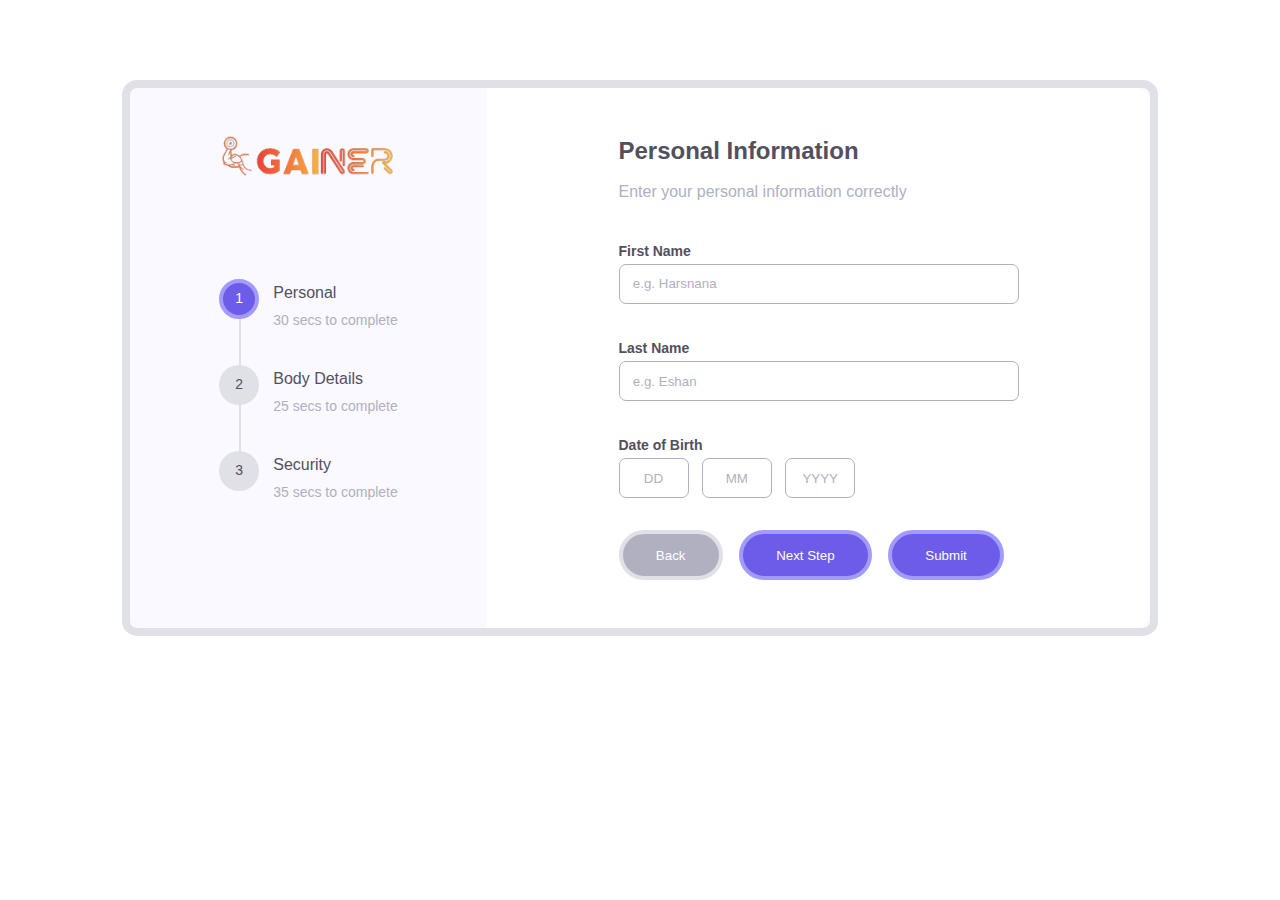
<file: Registation-forms/multi-steps-registration-form/index.html>
<!DOCTYPE html>
<html lang="en">
<head>
    <meta charset="UTF-8">
    <meta name="viewport" content="width=device-width, initial-scale=1.0">
    <title>Multiple Steps Registration Form</title>

    <link rel="stylesheet" href="style.css">
</head>
<body>

    <div id="page" class="site">
        <div class="container">
            <div class="form-box">
               <div class="progress">
                    <div class="logo"><img src="logo.png" alt=""></div>
                    <ul class="progress-steps">
                        <li class="step active">
                            <span class="stage-num"><a href=".form-one">1</a></span>
                            <p>Personal<br/><span>30 secs to complete</span></p>
                        </li>
                        <li class="step">
                            <span class="stage-num">2</span>
                            <p>Body Details<br/><span>25 secs to complete</span></p>
                        </li>
                        <li class="step">
                            <span class="stage-num">3</span>
                            <p>Security<br/><span>35 secs to complete</span></p>
                        </li>
                    </ul>
               </div>

                <form action="">
                    <div class="form-one form-step active">
                        <h2>Personal Information</h2>
                        <p>Enter your personal information correctly</p>
                        <div>
                            <label>First Name</label>
                            <input type="text" placeholder='e.g. Harsnana'/>
                        </div>
                        <div>
                            <label>Last Name</label>
                            <input type="text" placeholder='e.g. Eshan'/>
                        </div>
                        <div class="birth">
                            <label>Date of Birth</label>
                            <div class="grouping">
                                <input type="text" placeholder='DD'/>
                                <input type="text" placeholder='MM'/>
                                <input type="text" placeholder='YYYY' id="year" oninput="updateEndYear(this.value)"/>
                            </div>
                        </div>
                    </div>


                    <div class="form-two form-step">
                        <h2>Body Details </h2>
                        <p>Enter your body details correctly</p>

                        <div class="wh">
                            <div class="wh grouping">
                                <div class="left">
                                    <div class="lbl-w"><label>Age</label></div>
                                    <div class="">
                                        <input type="text" id="age" readonly/>
                                        <label class="imp">Years</label>
                                    </div>
                                </div>
                            </div>
                        </div>

                        <div class="wh">
                            <div class="wh grouping">
                                <div class="left">
                                    <div class="lbl-w"><label>Weight</label></div>
                                    <div class="">
                                        <input type="text"/>
                                        <label class="imp">Kg</label>
                                    </div>
                                </div>
                                <div class="right">
                                    <div class="lbl-h"><label>Height</label></div>
                                    <div class="">
                                        <input type="text"/>
                                        <label class="imp">Meters</label>
                                    </div>
                                </div>
                            </div>
                        </div>
                    </div>


                    <div class="form-three form-step">
                        <h2>Security</h2>
                        <div>
                            <label>Email</label>
                            <input type="email" placeholder='example@gainer.com' />
                        </div>
                        <div>
                            <label>User Name</label>
                            <input type="text" placeholder='username' />
                        </div>
                        <div>
                            <label>Password</label>
                            <input type="password" placeholder='Password' />
                        </div>
                        <div>
                            <label>Confirm Password</label>
                            <input type="text" placeholder='Confirm Password' />
                        </div>
                        <div class="checkbox">
                            <input type="checkbox" />
                            <label>Receive our news letter and special offers</label>
                        </div>
                    </div>
                    <div class="btn-group">
                        <button class="btn-prev btnAll" type='button' disabled>Back</button>
                        <button class="btn-next btnAll" type='button' >Next Step</button>
                        <button class="btn-submit btnAll" type='button'>Submit</button>
                    </div>
                </form>
            </div>
        </div>
    </div>
    


    <script src="script.js"></script>
    <script type="module" src="script.js"></script>
</body>
</html>
</file>
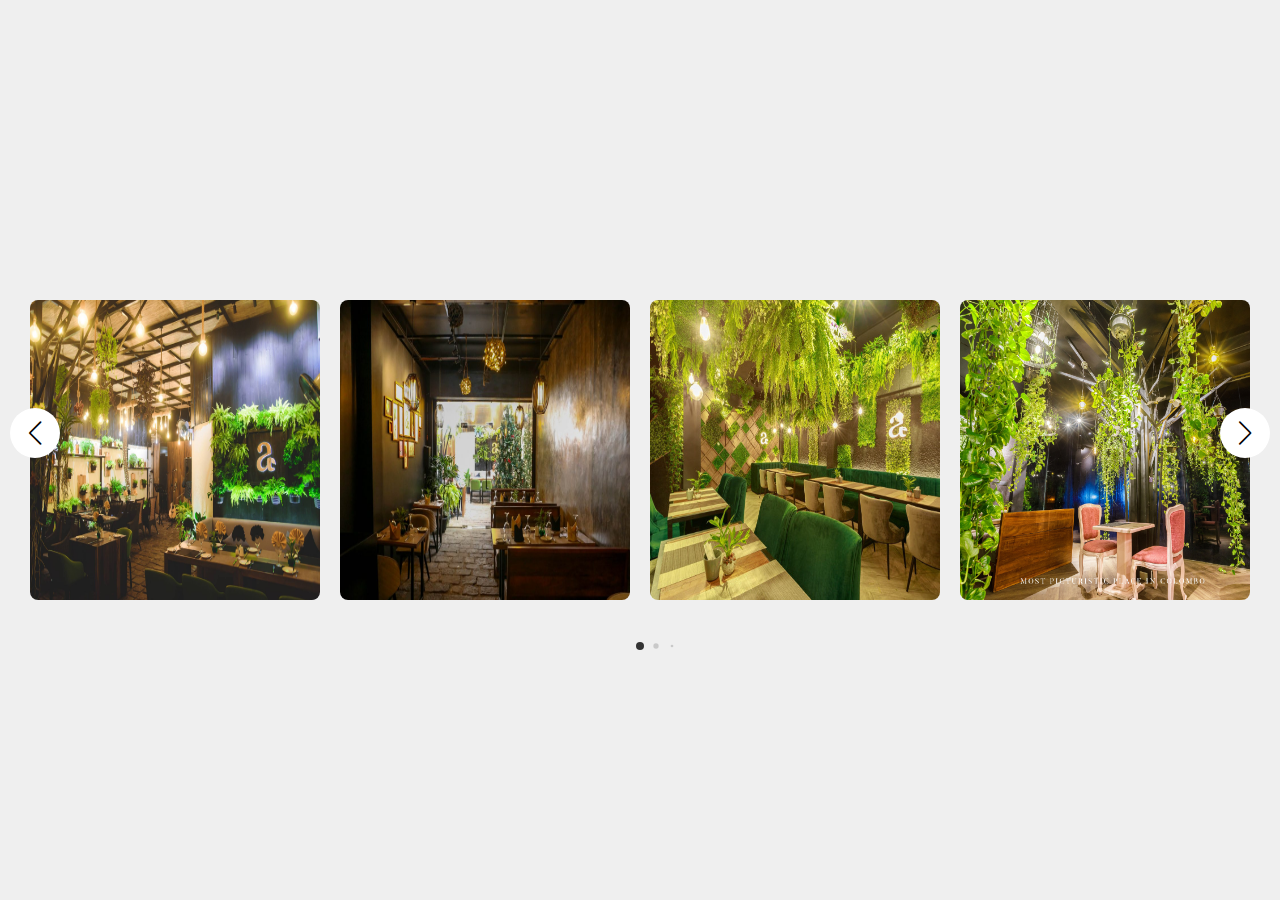
<file: Slider/Responsive Card Slider/index.html>
<!DOCTYPE html>
<!-- Website - www.codingnepalweb.com -->
<html lang="en">
  <head>
    <meta charset="UTF-8" />
    <meta http-equiv="X-UA-Compatible" content="IE=edge" />
    <meta name="viewport" content="width=device-width, initial-scale=1.0" />
    <title>Card Slider HTML CSS JavaScript | codingNepal</title>

    <!-- Swiper CSS -->
    <link rel="stylesheet" href="css/swiper-bundle.min.css" />

    <!-- CSS -->
    <link rel="stylesheet" href="css/style.css" />
  </head>
  <body>

    <div class="container swiper">
      <div class="slide-container">
        <div class="card-wrapper swiper-wrapper">

          <div class="card swiper-slide swiper-box">
            <div class="image-box">
              <img src="images/interior1.jpg" alt="" />
            </div>
          </div>

          <div class="card swiper-slide">
            <div class="image-box">
              <img src="images/interior2.jpg" alt="" />
            </div>
          </div>

          <div class="card swiper-slide">
            <div class="image-box">
              <img src="images/interior3.jpg" alt="" />
            </div>
          </div>

          <div class="card swiper-slide">
            <div class="image-box">
              <img src="images/interior4.jpg" alt="" />
            </div>
          </div>

          <div class="card swiper-slide">
            <div class="image-box">
              <img src="images/interior5.jpg" alt="" />
            </div>
          </div>

          <div class="card swiper-slide">
            <div class="image-box">
              <img src="images/interior5.png" alt="" />
            </div>
          </div>

          <div class="card swiper-slide">
            <div class="image-box">
              <img src="images/interior6.png" alt="" />
            </div>
          </div>

        </div>
      </div>
      <div class="swiper-button-next swiper-navBtn"></div>
      <div class="swiper-button-prev swiper-navBtn"></div>
      <div class="swiper-pagination"></div>
    </div>

    <script src="js/swiper-bundle.min.js"></script>
    <script src="js/script.js"></script>


  </body>
</html>
</file>
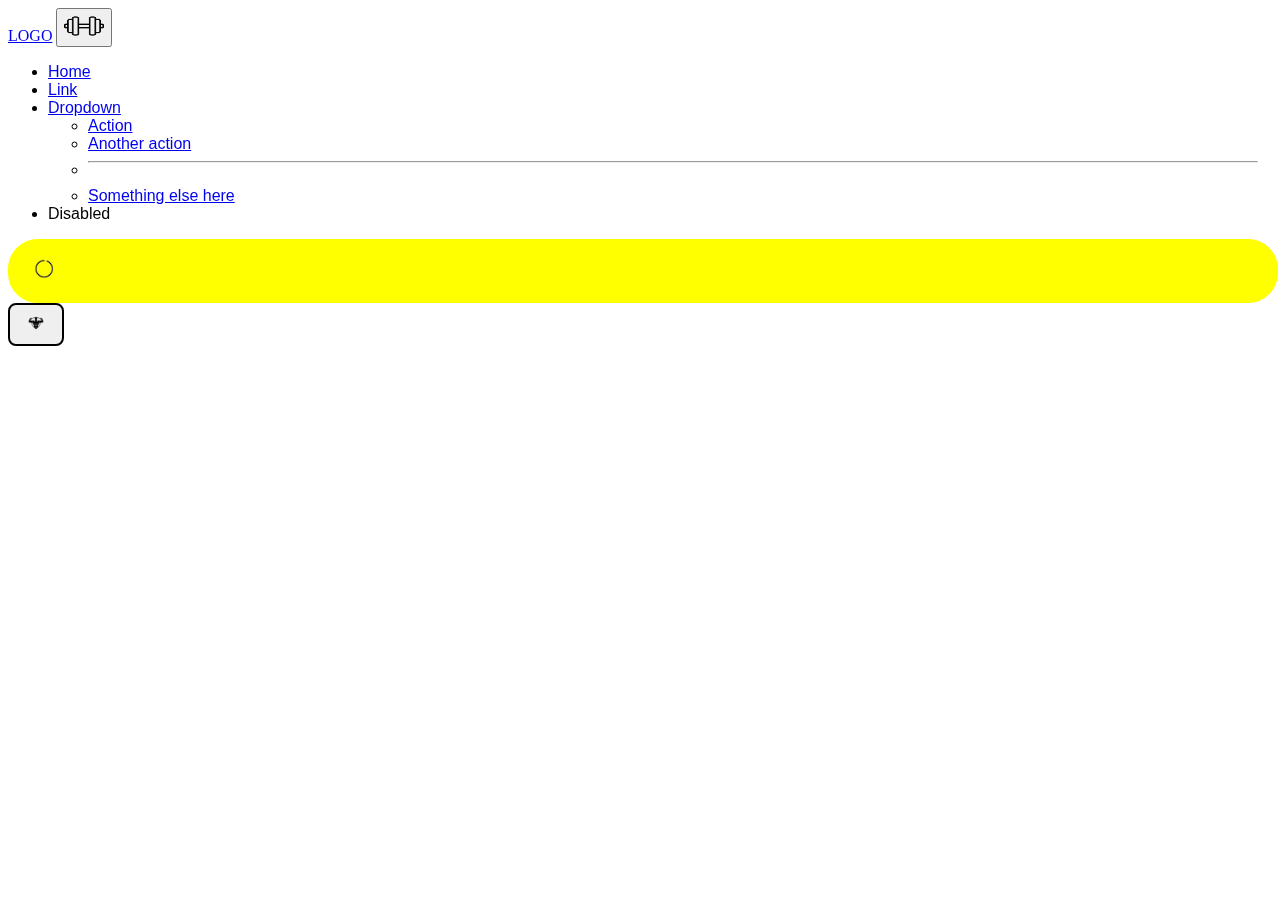
<file: Navigation bar/02/navibar04.html>
<!DOCTYPE html>
<html lang="en">
<head>
    <meta charset="UTF-8">
    <meta name="viewport" content="width=device-width, initial-scale=1.0">

    <link href="https://cdn.jsdelivr.net/npm/bootstrap@5.3.2/dist/css/bootstrap.min.css" rel="stylesheet" integrity="sha384-T3c6CoIi6uLrA9TneNEoa7RxnatzjcDSCmG1MXxSR1GAsXEV/Dwwykc2MPK8M2HN" crossorigin="anonymous">
    <script src="https://cdn.jsdelivr.net/npm/bootstrap@5.3.2/dist/js/bootstrap.bundle.min.js" integrity="sha384-C6RzsynM9kWDrMNeT87bh95OGNyZPhcTNXj1NW7RuBCsyN/o0jlpcV8Qyq46cDfL" crossorigin="anonymous"></script>

    <link rel="stylesheet" href="navibar04.css">

    <title>Navibar 04</title>
</head>
<body>
    <nav class="navbar navbar-expand-lg bg-body-tertiary main ">

        <div class="container-fluid nav-main-div">
          <a class="navbar-brand" href="#">LOGO</a>

          <!-- response navigation bar- navigation toggler bar -->
          <button class="navbar-toggler navbar-toggler-btn" type="button" data-bs-toggle="collapse" data-bs-target="#navbarSupportedContent" aria-controls="navbarSupportedContent" aria-expanded="false" aria-label="Toggle navigation">
            <!-- <span class=""></span> -->
            <img src="toggler-icon.png" alt="#" class="navbar-toggler-img">
          </button>

          <div class="collapse navbar-collapse" id="navbarSupportedContent">
            <ul class="navbar-nav mx-auto mb-2 mb-lg-0 nav-item pulse">
              <li class="nav-item">
                <a class="nav-link active" aria-current="page" href="#">Home</a>
              </li>
              <li class="nav-item">
                <a class="nav-link" href="#">Link</a>
              </li>
              <li class="nav-item dropdown">
                <a class="nav-link dropdown-toggle" href="#" role="button" data-bs-toggle="dropdown" aria-expanded="false">
                  Dropdown
                </a>
                <ul class="dropdown-menu">
                  <li><a class="dropdown-item" href="#">Action</a></li>
                  <li><a class="dropdown-item" href="#">Another action</a></li>
                  <li><hr class="dropdown-divider"></li>
                  <li><a class="dropdown-item" href="#">Something else here</a></li>
                </ul>
              </li>
              <li class="nav-item">
                <a class="nav-link disabled" aria-disabled="true">Disabled</a>
              </li>
            </ul>
            
            <form class="d-flex" role="search">
                <!-- customize search bar -->
                <div class="box" id="search">
                    <input type="text" placeholder="Search">
                    <a href="#">
                        <img src="search.gif" alt="" width="20px" class="fas fa-search">
                    </a>
                </div>
            </form>

            <form class="d-flex" role="search">
              <button class="btn btn-sm" id="btn-loging" type="submit">
                <img src="profile1.png" alt="" width="20px">
              </button>
            </form>

          </div>

        </div>
      </nav>



<!-- Script files  -->
    <script src="https://code.jquery.com/jquery-3.6.0.min.js"></script>
    <script src="https://cdn.jsdelivr.net/npm/@popperjs/core@2.11.6/dist/umd/popper.min.js"></script>
    <script src="https://stackpath.bootstrapcdn.com/bootstrap/5.3.0/js/bootstrap.min.js"></script>

</body>
</html>
</file>
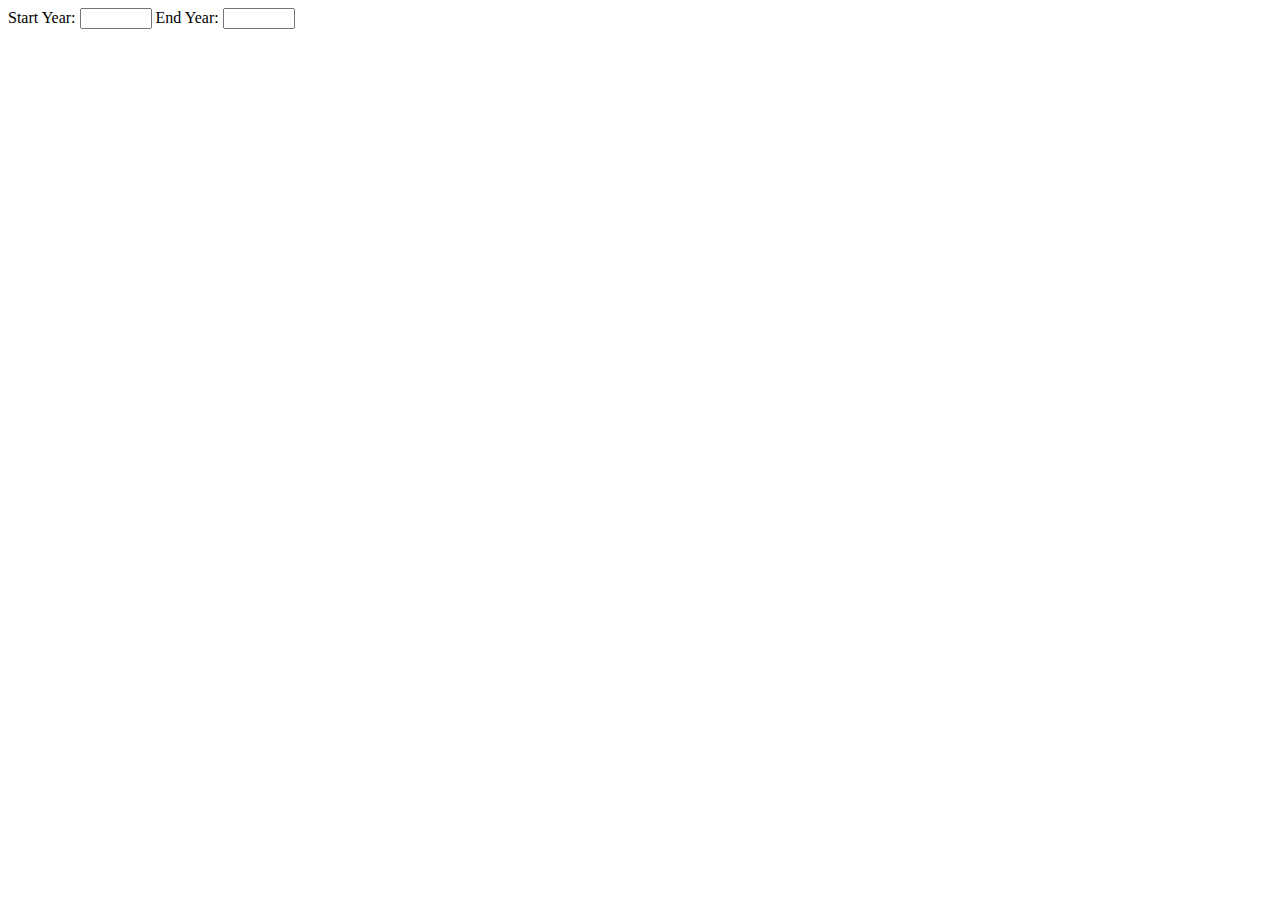
<file: Registation-forms/multi-steps-registration-form/div.html>
<!DOCTYPE html>
<html lang="en">
<head>
<meta charset="UTF-8">
<meta name="viewport" content="width=device-width, initial-scale=1.0">
<title>Year Input Example</title>
</head>
<body>

<label for="startYear">Start Year:</label>
<input type="number" id="startYear" name="startYear" min="1900" max="2100" oninput="updateEndYear(this.value)">

<label for="endYear">End Year:</label>
<input type="number" id="endYear" name="endYear" min="1900" max="2100" readonly>

<script>
function updateEndYear(startYear) {
    // Parse the startYear as an integer
    startYear = parseInt(startYear);

    // Get the endYear input element
    var endYearInput = document.getElementById('endYear');

    // Set the value of the endYear input element
    // You can customize how you want to set the end year value
    // This example just adds 10 to the start year
    endYearInput.value = startYear + 10;
}
</script>

</body>
</html>
</file>
<file: Registation-forms/multi-steps-registration-form/style.css>
:root{
    --main-color : #6c5ce7;
    --secondary-color: #a29bfe;
    --lighter-color: #e0e0e7;
    --light-color: #b0b0c0;
    --dark-color: #52505e;

    --font-smaller: 14px;
    --font-bigger: 20px;
}
*{
    margin: 0;
    padding: 0;
}
*,::before, ::after {
    box-sizing: border-box;
}
html {
    scroll-behavior: smooth;
}
body{
    font-family: 'Nunito', sans-serif;
    font-size: 16px;
    font-weight: 400;
    line-height: 1.8;
    color: var(--dark-color);
    /* background: var(--dark-color); */
}
a{
    text-decoration: none;
    color: inherit;
}
ul{
    list-style: none;
}
h1,h2,h3{
    font-weight: 700;
    line-height: 1.25;
    margin: 0 0 0.5em;
}
img {
    max-width: 80%;
    vertical-align: middle;
}

/* ***********************************************************  */

.container{
    max-width: 1100px;
    margin: 0 auto;
    padding: 0 2em;
}
.form-box{
    display: flex;
    flex-direction: column;
    margin-top: 5em;
    border: 8px solid var(--lighter-color);
    border-radius: 15px;
    background-color: #faf9ff;
}

/* progress  */

.form-box .progress{
    position: relative;
    padding: 1em;
}
.logo{
    font-size: 1.75em;
    font-weight: 800;
    color: var(--dark-color);
    padding: 40px 48px;
    text-align: center;
}
.logo span{
    color: var(--main-color);
}

/* progress steps */

.progress ul.progress-steps{
    display: flex;
    flex-direction: row;
    align-items: center;
    justify-content: center;
    gap: 2em;
}
.progress ul.progress-steps li{
    position: relative;
    display: flex;
    align-items: flex-start;
    margin-bottom: 2em;
}
.progress ul.progress-steps li > span{
    position: relative;
    width: 40px;
    height: 40px;
    font-size: var(--font-smaller);
    display: flex;
    align-items: center;
    justify-content: center;
    margin-right: 1em;
    border-radius: 50%;
    background-color: var(--lighter-color);
    z-index: 1 ;
}
.progress ul.progress-steps li.active > span{
    color: white;
    background-color: var(--main-color);
    border: 4px solid var(--secondary-color);
    z-index: 1;
}
.progress ul.progress-steps li p span{
    font-size: var(--font-smaller);
    color: var(--light-color);
    display: none;            /****************/
}
progress ul li p {
    position: absolute;
    top: -2em;
    font-size: 12px;
}


/* Form  */

.form-box form {
    width: 100%;
    padding: 3em 1em;
    background-color: white;
    border-radius: 30px 30px 15px 15px;
}
form > div{
    max-width: 400px;    /* ******* */
    margin: 0 auto;
}
form > div p{
    color: var(--light-color);
    margin-bottom: 2em;
}
form > div > div:not(.checkbox){
    display: flex;
    flex-direction: column;
    margin-bottom: 2em;
}
form :where(input, select){
    height: 40px;
    padding: 0 1em;
    border-radius: 7px;
    outline-color: var(--secondary-color);
    border: 1px solid var(--light-color);
    background-color: transparent;
}
form label{
    font-size: var(--font-smaller);
    /* margin-bottom: em; */
    font-weight: 600;
}
form .grouping{
    display: flex;
}
form .grouping input{
    max-width: 70px;
    text-align: center;
    margin-right: 1em;
}
form .checkbox input{
    height: auto;
}

form > div:not(.btn-group){
    display: none;
    -webkit-animation: fadeIn .6s cubic-bezier(0.39, 0.575, 0.565, 1) both;
    animation: fadeIn .6s cubic-bezier(0.39, 0.575, 0.565, 1) both;
}
@keyframes fadeIn {
    0% {
        opacity: 0;
        -webkit-transform: translate3d(10%);
        transform: translate3d(10%);
    }
    100% {
        opacity: 1;
        -webkit-transform: translate3d(0);
        transform: translate3d(0);
    }
}
form > div.active {
    display: block;
} 


/*  ***** Buttons *****  */

/* .form-two, .form-three { display: none; } */
.btn-group{
    display: flex;
    flex-wrap: wrap;
    gap: 1em;
    margin-top: 2em;
}
.btn-group [class*="btn-"] {
    background-color: var(--main-color);
    color: white;
    padding: 1em 2.5em;
    border: 4px solid var(--secondary-color);
    border-radius: 30px;
    cursor: pointer;
    -webkit-transition: background-color .3s, border-color .3s ease-out;
    transition: background-color .3s, border-color .3s ease-out;
}
.btn-group [class*="btn-"]:disabled {
    background-color: var(--light-color);
    border-color: var(--lighter-color);
    cursor: text;
}
.btn-group [class*="btn-"]:hover:not(:disabled){
    background-color: var(--dark-color);
    border-color: var(--light-color);
}

::placeholder{
    color: var(--light-color);
}






@media screen and (min-width: 768px){
    .form-box{
        flex-direction: row;
    }
    .form-box .progress{
        flex: 1 0 35%;
        min-width: 300px;
        padding: 3em;
    }
    .logo{
        margin: -48px -48px 48px;
    }
    .progress ul.progress-steps{
        flex-direction: column;
        gap: 0;
    }
    .progress ul.progress-steps li:not(:last-child)::before{
        content: '';
        position: absolute;
        left: 20px;
        top: 30px;
        width: 2px;
        height: 65px;
        background-color: var(--lighter-color);
    }
    .form-box form {
        padding: 3em;
        border-radius: 0 15px 15px 0;
    }
    .progress ul li p {
        position: relative;
        top: auto;
        font-size: inherit;
    }
    .progress ul.progress-steps li p span {
        display: block;
    }
}


.wh{
    display: flex;
    gap: 2em;
    margin-bottom: 1em;
}
.left{
    display: inline;
}
.imp{
    color: var(--light-color);
    font-size: var(--font-smaller);
    font-weight: 500;
}
</file>
<file: Slider/Responsive Card Slider/css/style.css>
/* Google Fonts - Poppins */
@import url("https://fonts.googleapis.com/css2?family=Poppins:wght@300;400;500;600&display=swap");

* {
  margin: 0;
  padding: 0;
  box-sizing: border-box;
  font-family: "Poppins", sans-serif;
}
body {
  min-height: 100vh;
  display: flex;
  align-items: center;
  justify-content: center;
  background: #efefef;
}
.container {
  max-width: 1400px;
  width: 100%;
  padding: 60px 0;
}
.slide-container {
  margin: 0 30px;
  overflow: hidden;
}
.card {
  background: #fff;
  border-radius: 8px;
}
.card .image-box {
  height: 300px;
}
.card .image-box img {
  width: 100%;
  height: 100%;
  border-radius: 8px;
}
.card .profile-details {
  display: flex;
  align-items: center;
  column-gap: 12px;
  padding: 15px;
}
.card .profile-details img {
  height: 40px;
  width: 40px;
  border-radius: 8px;
}

.swiper-navBtn {
  color: #000;
  height: 50px;
  width: 50px;
  transform: translateY(-40%);
  background: #fff;
  border-radius: 50%;
}
.swiper-navBtn::before,
.swiper-navBtn::after {
  font-size: 24px;
}

.swiper-pagination-bullet {
  background-color: #333;
}

@media screen and (max-width: 768px) {
  .swiper-navBtn {
    display: none;
  }
}
</file>
<file: Navigation bar/02/navibar04.css>
nav{
    position: fixed;
    
}
.box{
    height: 40px;
    display: flex;
    cursor: pointer;
    padding: 10px 20px;
    background: yellow;
    border-radius: 30px;
    align-items: center;
    border: 2px solid yellow;
    margin-right: 10px;
}

.box input{
    width: 0;
    outline: none;
    border: none;
    font-weight: 500;
    background: transparent;
}
.box:hover input{
    transition: 0.8s;
    width: 300px;
}
.box a .fas{
    color: black;
    font-size: 18px;
}

.main{
    width: 100%;
    position: fixed;
}
.nav-item{
    margin-right: 15px;
    position: relative;
    font-family: sans-serif;
}

#btn-loging{
    color: #000;
    text-decoration: none;
    border: 2px solid black;
    padding: 8px 16px;
    position: relative;
    border-radius: 8px;
}
#btn-loging::before{
    content: '';
    position: absolute;
    top: 0;
    left: 0;
    width: 0;
    height: 100%;
    background: darkgreen;
    z-index: -1;
    transition: 0.3s;
}
#btn-loging:hover::before{
    top: unset;
    width: 100%;
    bottom: 0;
}

.navbar-toggler-img{
    width: 40px;
    height: 30px;
}
</file>
